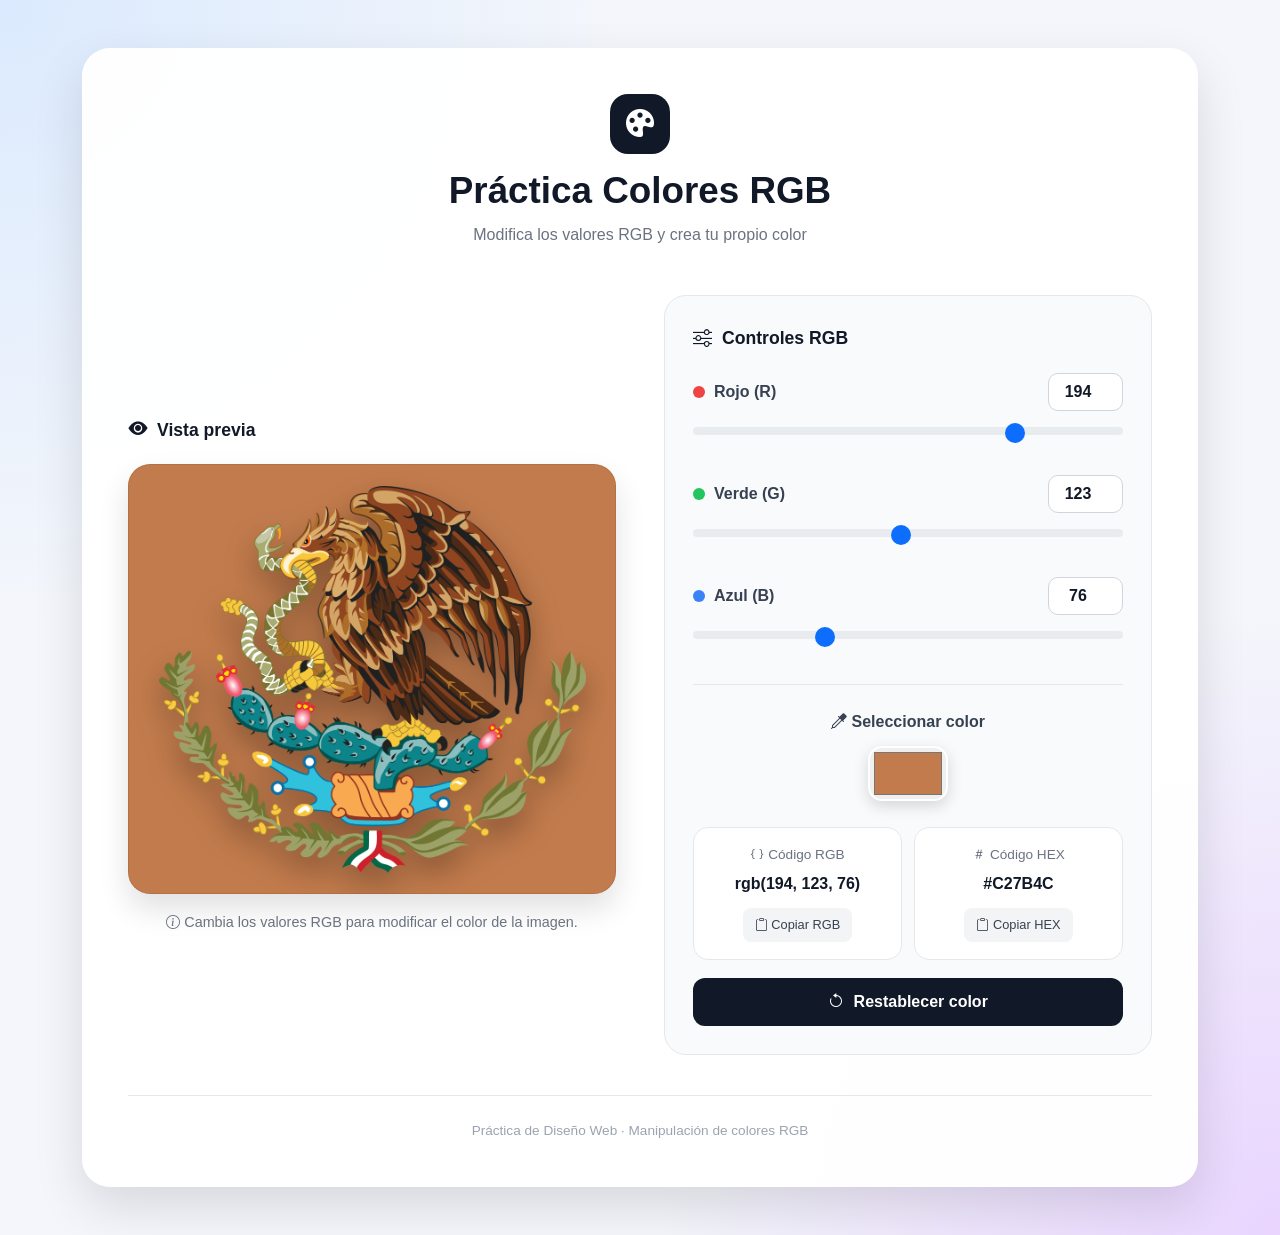
<file: index.html>
<!DOCTYPE html>
<html lang="es">

<head>

    <!-- =====================================================
         CONFIGURACIÓN BÁSICA
         ===================================================== -->

    <meta charset="UTF-8">

    <!-- Adaptación para celulares -->
    <meta name="viewport" content="width=device-width, initial-scale=1.0">

    <title>Práctica Colores RGB</title>


    <!-- =====================================================
         BOOTSTRAP
         ===================================================== -->

    <link
        href="https://cdn.jsdelivr.net/npm/bootstrap@5.3.3/dist/css/bootstrap.min.css"
        rel="stylesheet"
    >


    <!-- =====================================================
         ICONOS DE BOOTSTRAP
         ===================================================== -->

    <link
        rel="stylesheet"
        href="https://cdn.jsdelivr.net/npm/bootstrap-icons@1.11.3/font/bootstrap-icons.min.css"
    >


    <!-- =====================================================
         NUESTRO ARCHIVO CSS

         IMPORTANTE:
         El CSS está junto al archivo en la misma carpetaaa
         ===================================================== -->

    <link rel="stylesheet" href="estilo.css">

</head>


<body>


    <!-- =====================================================
         CONTENEDOR PRINCIPAL
         ===================================================== -->

    <main class="container py-5">

        <div class="app-card">


            <!-- =================================================
                 ENCABEZADO
                 ================================================= -->

            <header class="text-center mb-5">

                <div class="titulo-icono">

                    <i class="bi bi-palette-fill"></i>

                </div>


                <h1>
                    Práctica Colores RGB
                </h1>


                <p>
                    Modifica los valores RGB y crea tu propio color
                </p>

            </header>



            <!-- =================================================
                 CONTENIDO PRINCIPAL
                 ================================================= -->

            <div class="row g-5 align-items-center">


                <!-- =================================================
                     COLUMNA DEL ÁGUILA
                     ================================================= -->

                <div class="col-lg-6">

                    <div class="preview-section">


                        <!-- Título -->

                        <div class="section-title">

                            <i class="bi bi-eye-fill"></i>

                            <span>Vista previa</span>

                        </div>


                        <!-- =================================================
                             ÁREA DEL ÁGUILA
                             ================================================= -->

                        <div
                            id="colorBox"
                            class="color-box"
                        >

                            <!--
                                Aquí se mostrará el águila.

                                La imagen PNG se utiliza como máscara
                                para permitir cambiar su color.
                            -->

                            <div
                                id="aguila"
                                class="aguila"
                            ></div>

                        </div>


                        <!-- Descripción -->

                        <p class="preview-description">

                            <i class="bi bi-info-circle"></i>

                            Cambia los valores RGB para modificar
                            el color de la imagen.

                        </p>

                    </div>

                </div>



                <!-- =================================================
                     COLUMNA DE CONTROLES
                     ================================================= -->

                <div class="col-lg-6">

                    <div class="controls-card">


                        <!-- =================================================
                             TÍTULO
                             ================================================= -->

                        <div class="section-title">

                            <i class="bi bi-sliders"></i>

                            <span>Controles RGB</span>

                        </div>



                        <!-- =================================================
                             ROJO
                             ================================================= -->

                        <div class="rgb-control">

                            <div class="control-header">

                                <label for="rojo">

                                    <span class="color-dot rojo"></span>

                                    Rojo (R)

                                </label>


                                <input
                                    type="number"
                                    id="valorRojo"
                                    min="0"
                                    max="255"
                                    value="194"
                                    class="rgb-number"
                                >

                            </div>


                            <input
                                type="range"
                                id="rojo"
                                min="0"
                                max="255"
                                value="194"
                                class="form-range"
                            >

                        </div>



                        <!-- =================================================
                             VERDE
                             ================================================= -->

                        <div class="rgb-control">

                            <div class="control-header">

                                <label for="verde">

                                    <span class="color-dot verde"></span>

                                    Verde (G)

                                </label>


                                <input
                                    type="number"
                                    id="valorVerde"
                                    min="0"
                                    max="255"
                                    value="123"
                                    class="rgb-number"
                                >

                            </div>


                            <input
                                type="range"
                                id="verde"
                                min="0"
                                max="255"
                                value="123"
                                class="form-range"
                            >

                        </div>



                        <!-- =================================================
                             AZUL
                             ================================================= -->

                        <div class="rgb-control">

                            <div class="control-header">

                                <label for="azul">

                                    <span class="color-dot azul"></span>

                                    Azul (B)

                                </label>


                                <input
                                    type="number"
                                    id="valorAzul"
                                    min="0"
                                    max="255"
                                    value="76"
                                    class="rgb-number"
                                >

                            </div>


                            <input
                                type="range"
                                id="azul"
                                min="0"
                                max="255"
                                value="76"
                                class="form-range"
                            >

                        </div>



                        <!-- =================================================
                             SELECTOR DE COLOR
                             ================================================= -->

                        <div class="color-picker-section">

                            <label
                                for="colorPicker"
                                class="picker-label"
                            >

                                <i class="bi bi-eyedropper"></i>

                                Seleccionar color

                            </label>


                            <input
                                type="color"
                                id="colorPicker"
                                value="#C27B4C"
                                class="color-picker"
                            >

                        </div>



                        <!-- =================================================
                             RESULTADOS
                             ================================================= -->

                        <div class="results">


                            <!-- RGB -->

                            <div class="result-box">

                                <div class="result-title">

                                    <i class="bi bi-braces"></i>

                                    Código RGB

                                </div>


                                <div
                                    id="rgbColor"
                                    class="result-value"
                                >
                                    rgb(194, 123, 76)
                                </div>


                                <button
                                    id="copiarRGB"
                                    class="copy-button"
                                    type="button"
                                >

                                    <i class="bi bi-clipboard"></i>

                                    Copiar RGB

                                </button>

                            </div>



                            <!-- HEX -->

                            <div class="result-box">

                                <div class="result-title">

                                    <i class="bi bi-hash"></i>

                                    Código HEX

                                </div>


                                <div
                                    id="hexColorText"
                                    class="result-value"
                                >
                                    #C27B4C
                                </div>


                                <button
                                    id="copiarHEX"
                                    class="copy-button"
                                    type="button"
                                >

                                    <i class="bi bi-clipboard"></i>

                                    Copiar HEX

                                </button>

                            </div>

                        </div>



                        <!-- =================================================
                             RESTABLECER
                             ================================================= -->

                        <button
                            id="restablecer"
                            class="reset-button"
                            type="button"
                        >

                            <i class="bi bi-arrow-counterclockwise"></i>

                            Restablecer color

                        </button>


                    </div>

                </div>

            </div>



            <!-- =================================================
                 PIE DE PÁGINA
                 ================================================= -->

            <footer>

                <p>
                    Práctica de Diseño Web · Manipulación de colores RGB
                </p>

            </footer>


        </div>

    </main>



    <!-- =====================================================
         JAVASCRIPT

         IMPORTANTE:
         El JS está junto a los demás archivos
         ===================================================== -->

    <script src="script.js"></script>

</body>

</html>
</file>
<file: estilo.css>
/* ==========================================================
   CONFIGURACIÓN GENERAL
   body {
    background: red !important;
}

   ========================================================== */

* {
    box-sizing: border-box;
}


body {

    margin: 0;

    min-height: 100vh;

    font-family: Arial, Helvetica, sans-serif;

    /*
       Fondo moderno.
    */

    background:
        radial-gradient(
            circle at top left,
            #dbeafe,
            transparent 35%
        ),

        radial-gradient(
            circle at bottom right,
            #e9d5ff,
            transparent 35%
        ),

        #f4f6fb;

    color: #1f2937;

}


/* ==========================================================
   TARJETA PRINCIPAL
   ========================================================== */

.app-card {

    background: rgba(255, 255, 255, 0.95);

    border-radius: 28px;

    padding: 45px;

    box-shadow:
        0 20px 50px rgba(0, 0, 0, 0.12);

    border: 1px solid rgba(255, 255, 255, 0.8);

}


/* ==========================================================
   ENCABEZADO
   ========================================================== */

.titulo-icono {

    width: 60px;

    height: 60px;

    margin: 0 auto 15px;

    display: flex;

    align-items: center;

    justify-content: center;

    border-radius: 18px;

    background: #111827;

    color: white;

    font-size: 28px;

}


header h1 {

    font-size: 2.3rem;

    font-weight: 700;

    margin-bottom: 10px;

    color: #111827;

}


header p {

    margin: 0;

    color: #6b7280;

    font-size: 1rem;

}


/* ==========================================================
   TÍTULOS DE SECCIÓN
   ========================================================== */

.section-title {

    display: flex;

    align-items: center;

    gap: 10px;

    font-size: 1.1rem;

    font-weight: 700;

    margin-bottom: 20px;

    color: #111827;

}


.section-title i {

    font-size: 1.2rem;

}


/* ==========================================================
   VISTA PREVIA
   ========================================================== */

.preview-section {

    width: 100%;

}


/* ==========================================================
   ÁREA DEL COLOR
   ========================================================== */

.color-box {

    width: 100%;

    height: 430px;

    border-radius: 22px;

    display: flex;

    justify-content: center;

    align-items: center;

    overflow: hidden;

    /*
       Color inicial.
    */

    background-color: rgb(194, 123, 76);

    box-shadow:

        inset 0 0 0 1px rgba(0, 0, 0, 0.08),

        0 15px 30px rgba(0, 0, 0, 0.12);

    transition:
        background-color 0.3s ease,
        transform 0.3s ease;

}


.color-box:hover {

    transform: translateY(-4px);

}


/* ==========================================================
   ÁGUILA
   ========================================================== */
/* ==========================================================
   ÁGUILA
   ========================================================== */

.aguila {

    width: 90%;
    height: 90%;

    /*
       Imagen original del águila.
       Como el CSS está dentro de la carpeta css,
       usamos ../ para regresar a la carpeta principal.
    */

    background-image: url("img/aguila.png");

    background-repeat: no-repeat;

    background-position: center;

    background-size: contain;

    /*
       La imagen conserva sus colores originales.
    */

    filter:
        drop-shadow(
            0 15px 15px rgba(0, 0, 0, 0.30)
        );

}


/* ==========================================================
   DESCRIPCIÓN
   ========================================================== */

.preview-description {

    text-align: center;

    margin-top: 18px;

    margin-bottom: 0;

    color: #6b7280;

    font-size: 0.9rem;

}


/* ==========================================================
   TARJETA DE CONTROLES
   ========================================================== */

.controls-card {

    background: #f8fafc;

    border-radius: 22px;

    padding: 28px;

    border: 1px solid #e5e7eb;

}


/* ==========================================================
   CONTROLES RGB
   ========================================================== */

.rgb-control {

    margin-bottom: 25px;

}


/* Encabezado */

.control-header {

    display: flex;

    justify-content: space-between;

    align-items: center;

    margin-bottom: 8px;

}


.control-header label {

    display: flex;

    align-items: center;

    gap: 9px;

    font-weight: 600;

    color: #374151;

}


/* ==========================================================
   PUNTOS DE COLOR
   ========================================================== */

.color-dot {

    width: 12px;

    height: 12px;

    border-radius: 50%;

    display: inline-block;

}


.color-dot.rojo {

    background: #ef4444;

}


.color-dot.verde {

    background: #22c55e;

}


.color-dot.azul {

    background: #3b82f6;

}


/* ==========================================================
   CAMPOS NUMÉRICOS
   ========================================================== */

.rgb-number {

    width: 75px;

    height: 38px;

    border-radius: 10px;

    border: 1px solid #d1d5db;

    background: white;

    text-align: center;

    font-weight: 700;

    color: #111827;

    outline: none;

}


.rgb-number:focus {

    border-color: #6366f1;

    box-shadow:
        0 0 0 3px rgba(99, 102, 241, 0.15);

}


/* ==========================================================
   SLIDERS
   ========================================================== */

.form-range {

    cursor: pointer;

}


.form-range::-webkit-slider-thumb {

    width: 20px;

    height: 20px;

}


.form-range::-moz-range-thumb {

    width: 20px;

    height: 20px;

}


/* ==========================================================
   SELECTOR DE COLOR
   ========================================================== */

.color-picker-section {

    margin-top: 30px;

    padding-top: 25px;

    border-top: 1px solid #e5e7eb;

    text-align: center;

}


.picker-label {

    display: block;

    font-weight: 600;

    margin-bottom: 12px;

    color: #374151;

}


.color-picker {

    width: 80px;

    height: 55px;

    padding: 4px;

    border-radius: 14px;

    border: 2px solid white;

    box-shadow:
        0 5px 15px rgba(0, 0, 0, 0.15);

    cursor: pointer;

}


/* ==========================================================
   RESULTADOS
   ========================================================== */

.results {

    display: grid;

    grid-template-columns: 1fr 1fr;

    gap: 12px;

    margin-top: 25px;

}


.result-box {

    background: white;

    border-radius: 15px;

    padding: 17px;

    border: 1px solid #e5e7eb;

    text-align: center;

}


.result-title {

    color: #6b7280;

    font-size: 0.85rem;

    margin-bottom: 7px;

}


.result-value {

    font-size: 1rem;

    font-weight: 700;

    color: #111827;

    margin-bottom: 12px;

    word-break: break-word;

}


/* ==========================================================
   BOTONES DE COPIAR
   ========================================================== */

.copy-button {

    border: none;

    background: #f3f4f6;

    color: #374151;

    padding: 7px 12px;

    border-radius: 8px;

    font-size: 0.8rem;

    cursor: pointer;

    transition: 0.2s;

}


.copy-button:hover {

    background: #e5e7eb;

    transform: translateY(-1px);

}


/* ==========================================================
   BOTÓN RESTABLECER
   ========================================================== */

.reset-button {

    width: 100%;

    margin-top: 18px;

    padding: 12px;

    border: none;

    border-radius: 12px;

    background: #111827;

    color: white;

    font-weight: 600;

    cursor: pointer;

    transition: 0.2s;

}


.reset-button:hover {

    background: #374151;

    transform: translateY(-2px);

}


.reset-button i {

    margin-right: 5px;

}


/* ==========================================================
   PIE DE PÁGINA
   ========================================================== */

footer {

    text-align: center;

    margin-top: 40px;

    padding-top: 25px;

    border-top: 1px solid #e5e7eb;

}


footer p {

    margin: 0;

    color: #9ca3af;

    font-size: 0.85rem;

}


/* ==========================================================
   RESPONSIVE
   ========================================================== */

@media (max-width: 768px) {

    .app-card {

        padding: 25px;

        border-radius: 20px;

    }


    header h1 {

        font-size: 1.8rem;

    }


    .color-box {

        height: 330px;

    }


    .results {

        grid-template-columns: 1fr;

    }

}
</file>
<file: graf-appColor/css/estilo.css>
/* ==========================================================
   CONFIGURACIÓN GENERAL
   body {
    background: red !important;
}

   ========================================================== */

* {
    box-sizing: border-box;
}


body {

    margin: 0;

    min-height: 100vh;

    font-family: Arial, Helvetica, sans-serif;

    /*
       Fondo moderno.
    */

    background:
        radial-gradient(
            circle at top left,
            #dbeafe,
            transparent 35%
        ),

        radial-gradient(
            circle at bottom right,
            #e9d5ff,
            transparent 35%
        ),

        #f4f6fb;

    color: #1f2937;

}


/* ==========================================================
   TARJETA PRINCIPAL
   ========================================================== */

.app-card {

    background: rgba(255, 255, 255, 0.95);

    border-radius: 28px;

    padding: 45px;

    box-shadow:
        0 20px 50px rgba(0, 0, 0, 0.12);

    border: 1px solid rgba(255, 255, 255, 0.8);

}


/* ==========================================================
   ENCABEZADO
   ========================================================== */

.titulo-icono {

    width: 60px;

    height: 60px;

    margin: 0 auto 15px;

    display: flex;

    align-items: center;

    justify-content: center;

    border-radius: 18px;

    background: #111827;

    color: white;

    font-size: 28px;

}


header h1 {

    font-size: 2.3rem;

    font-weight: 700;

    margin-bottom: 10px;

    color: #111827;

}


header p {

    margin: 0;

    color: #6b7280;

    font-size: 1rem;

}


/* ==========================================================
   TÍTULOS DE SECCIÓN
   ========================================================== */

.section-title {

    display: flex;

    align-items: center;

    gap: 10px;

    font-size: 1.1rem;

    font-weight: 700;

    margin-bottom: 20px;

    color: #111827;

}


.section-title i {

    font-size: 1.2rem;

}


/* ==========================================================
   VISTA PREVIA
   ========================================================== */

.preview-section {

    width: 100%;

}


/* ==========================================================
   ÁREA DEL COLOR
   ========================================================== */

.color-box {

    width: 100%;

    height: 430px;

    border-radius: 22px;

    display: flex;

    justify-content: center;

    align-items: center;

    overflow: hidden;

    /*
       Color inicial.
    */

    background-color: rgb(194, 123, 76);

    box-shadow:

        inset 0 0 0 1px rgba(0, 0, 0, 0.08),

        0 15px 30px rgba(0, 0, 0, 0.12);

    transition:
        background-color 0.3s ease,
        transform 0.3s ease;

}


.color-box:hover {

    transform: translateY(-4px);

}


/* ==========================================================
   ÁGUILA
   ========================================================== */
/* ==========================================================
   ÁGUILA
   ========================================================== */

.aguila {

    width: 90%;
    height: 90%;

    /*
       Imagen original del águila.
       Como el CSS está dentro de la carpeta css,
       usamos ../ para regresar a la carpeta principal.
    */

    background-image: url("../img/aguila.png");

    background-repeat: no-repeat;

    background-position: center;

    background-size: contain;

    /*
       La imagen conserva sus colores originales.
    */

    filter:
        drop-shadow(
            0 15px 15px rgba(0, 0, 0, 0.30)
        );

}


/* ==========================================================
   DESCRIPCIÓN
   ========================================================== */

.preview-description {

    text-align: center;

    margin-top: 18px;

    margin-bottom: 0;

    color: #6b7280;

    font-size: 0.9rem;

}


/* ==========================================================
   TARJETA DE CONTROLES
   ========================================================== */

.controls-card {

    background: #f8fafc;

    border-radius: 22px;

    padding: 28px;

    border: 1px solid #e5e7eb;

}


/* ==========================================================
   CONTROLES RGB
   ========================================================== */

.rgb-control {

    margin-bottom: 25px;

}


/* Encabezado */

.control-header {

    display: flex;

    justify-content: space-between;

    align-items: center;

    margin-bottom: 8px;

}


.control-header label {

    display: flex;

    align-items: center;

    gap: 9px;

    font-weight: 600;

    color: #374151;

}


/* ==========================================================
   PUNTOS DE COLOR
   ========================================================== */

.color-dot {

    width: 12px;

    height: 12px;

    border-radius: 50%;

    display: inline-block;

}


.color-dot.rojo {

    background: #ef4444;

}


.color-dot.verde {

    background: #22c55e;

}


.color-dot.azul {

    background: #3b82f6;

}


/* ==========================================================
   CAMPOS NUMÉRICOS
   ========================================================== */

.rgb-number {

    width: 75px;

    height: 38px;

    border-radius: 10px;

    border: 1px solid #d1d5db;

    background: white;

    text-align: center;

    font-weight: 700;

    color: #111827;

    outline: none;

}


.rgb-number:focus {

    border-color: #6366f1;

    box-shadow:
        0 0 0 3px rgba(99, 102, 241, 0.15);

}


/* ==========================================================
   SLIDERS
   ========================================================== */

.form-range {

    cursor: pointer;

}


.form-range::-webkit-slider-thumb {

    width: 20px;

    height: 20px;

}


.form-range::-moz-range-thumb {

    width: 20px;

    height: 20px;

}


/* ==========================================================
   SELECTOR DE COLOR
   ========================================================== */

.color-picker-section {

    margin-top: 30px;

    padding-top: 25px;

    border-top: 1px solid #e5e7eb;

    text-align: center;

}


.picker-label {

    display: block;

    font-weight: 600;

    margin-bottom: 12px;

    color: #374151;

}


.color-picker {

    width: 80px;

    height: 55px;

    padding: 4px;

    border-radius: 14px;

    border: 2px solid white;

    box-shadow:
        0 5px 15px rgba(0, 0, 0, 0.15);

    cursor: pointer;

}


/* ==========================================================
   RESULTADOS
   ========================================================== */

.results {

    display: grid;

    grid-template-columns: 1fr 1fr;

    gap: 12px;

    margin-top: 25px;

}


.result-box {

    background: white;

    border-radius: 15px;

    padding: 17px;

    border: 1px solid #e5e7eb;

    text-align: center;

}


.result-title {

    color: #6b7280;

    font-size: 0.85rem;

    margin-bottom: 7px;

}


.result-value {

    font-size: 1rem;

    font-weight: 700;

    color: #111827;

    margin-bottom: 12px;

    word-break: break-word;

}


/* ==========================================================
   BOTONES DE COPIAR
   ========================================================== */

.copy-button {

    border: none;

    background: #f3f4f6;

    color: #374151;

    padding: 7px 12px;

    border-radius: 8px;

    font-size: 0.8rem;

    cursor: pointer;

    transition: 0.2s;

}


.copy-button:hover {

    background: #e5e7eb;

    transform: translateY(-1px);

}


/* ==========================================================
   BOTÓN RESTABLECER
   ========================================================== */

.reset-button {

    width: 100%;

    margin-top: 18px;

    padding: 12px;

    border: none;

    border-radius: 12px;

    background: #111827;

    color: white;

    font-weight: 600;

    cursor: pointer;

    transition: 0.2s;

}


.reset-button:hover {

    background: #374151;

    transform: translateY(-2px);

}


.reset-button i {

    margin-right: 5px;

}


/* ==========================================================
   PIE DE PÁGINA
   ========================================================== */

footer {

    text-align: center;

    margin-top: 40px;

    padding-top: 25px;

    border-top: 1px solid #e5e7eb;

}


footer p {

    margin: 0;

    color: #9ca3af;

    font-size: 0.85rem;

}


/* ==========================================================
   RESPONSIVE
   ========================================================== */

@media (max-width: 768px) {

    .app-card {

        padding: 25px;

        border-radius: 20px;

    }


    header h1 {

        font-size: 1.8rem;

    }


    .color-box {

        height: 330px;

    }


    .results {

        grid-template-columns: 1fr;

    }

}
</file>
